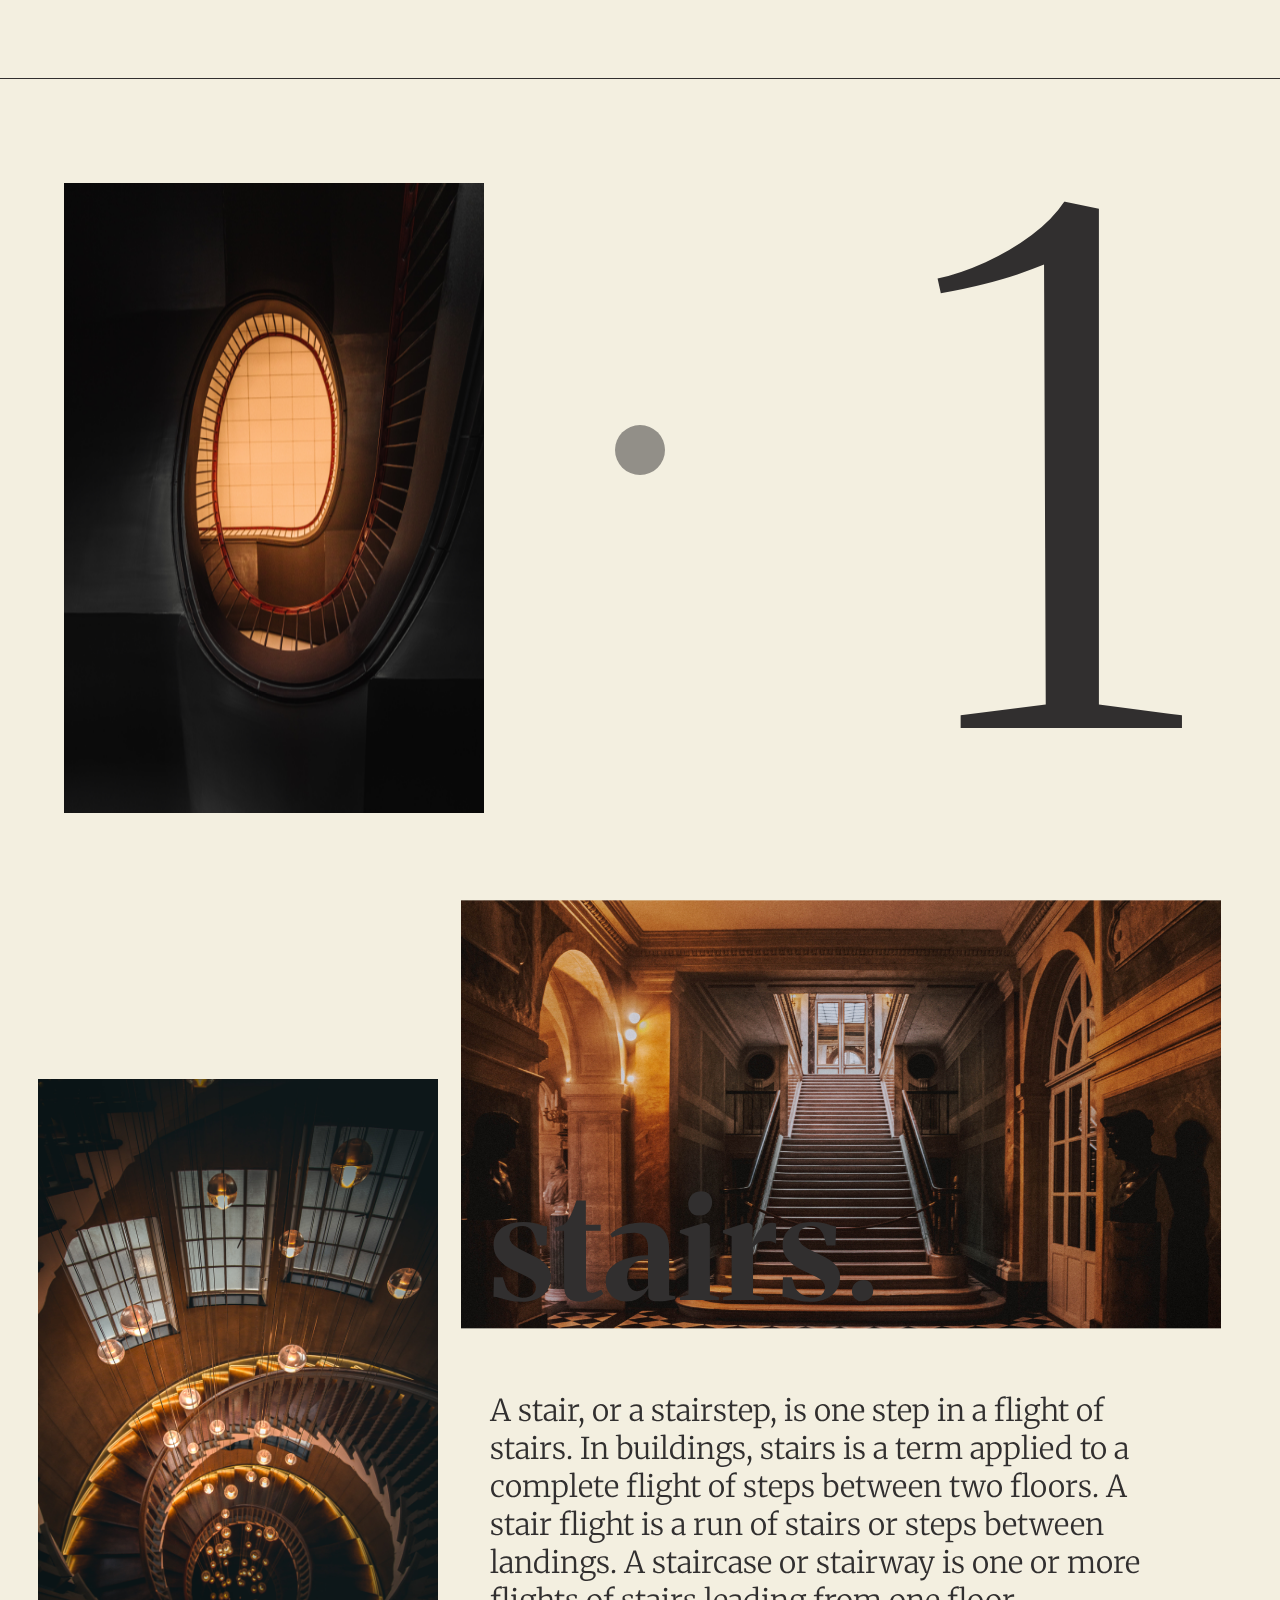
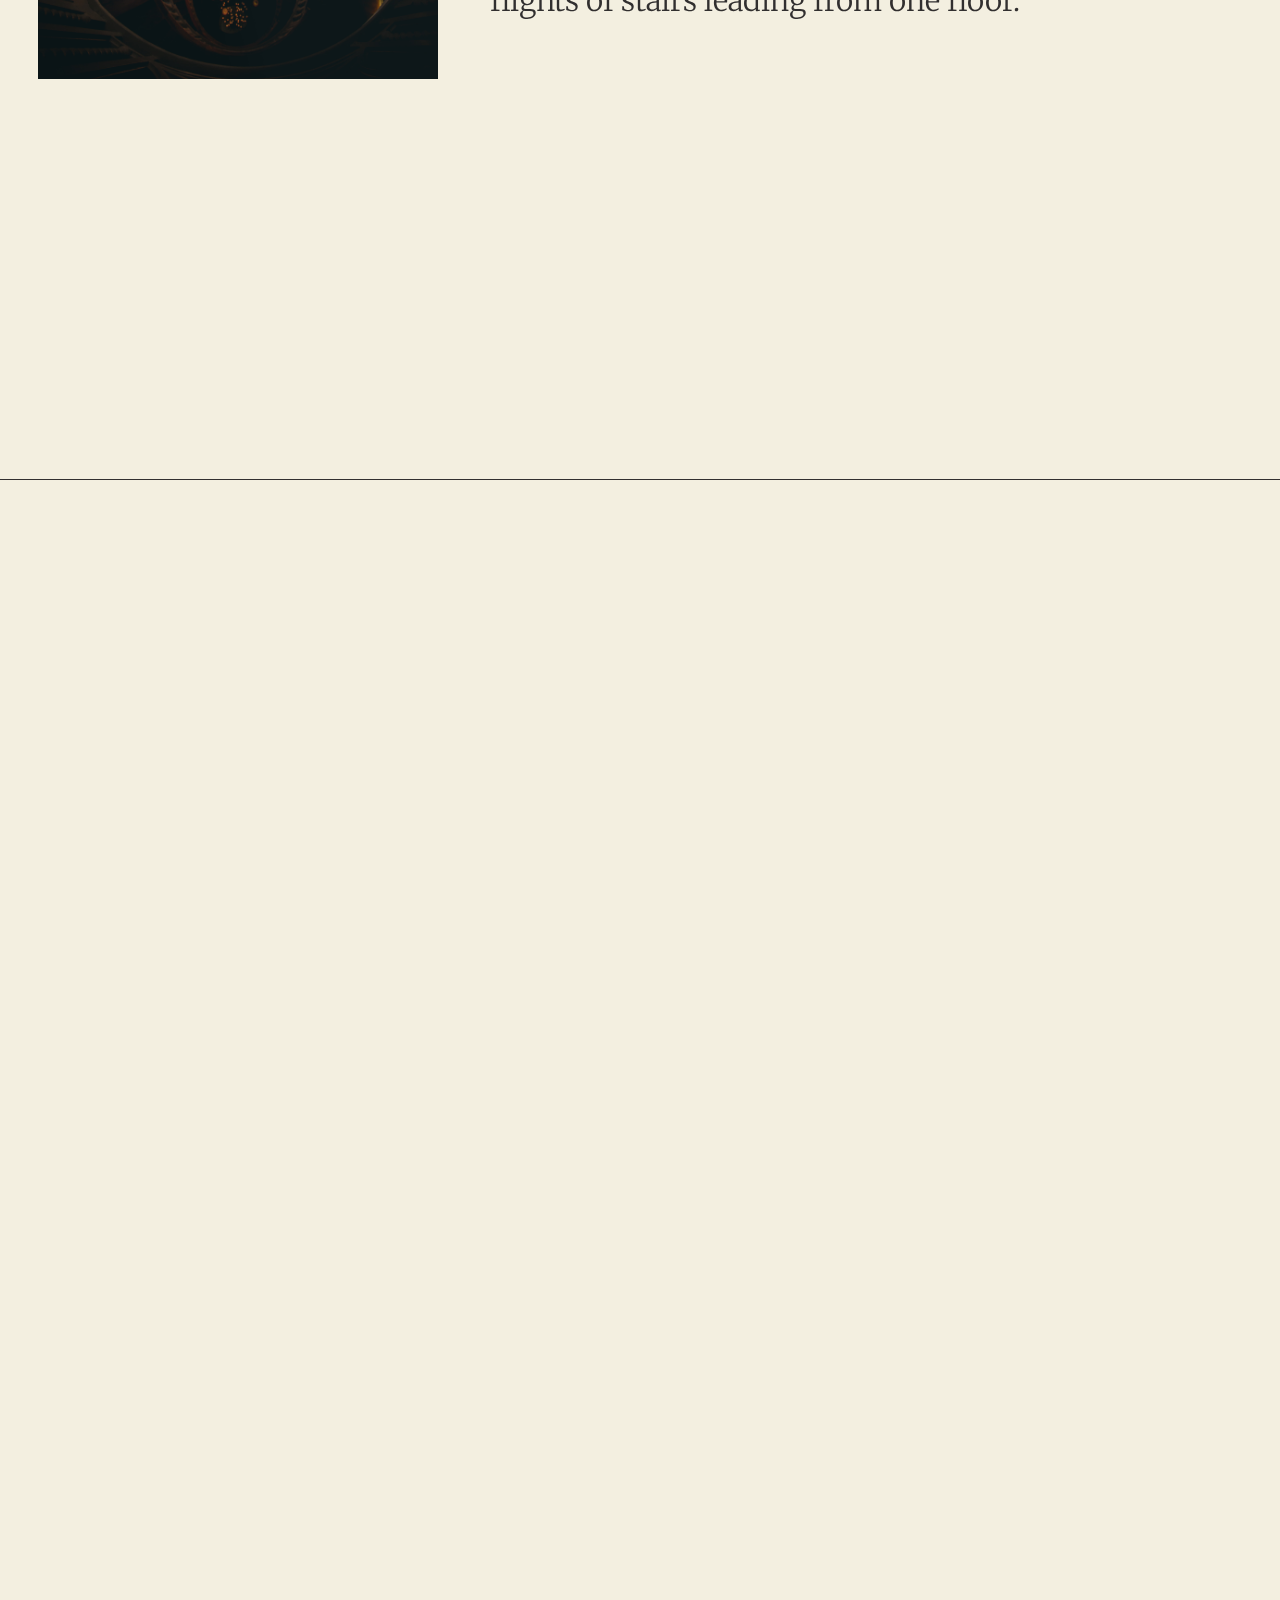
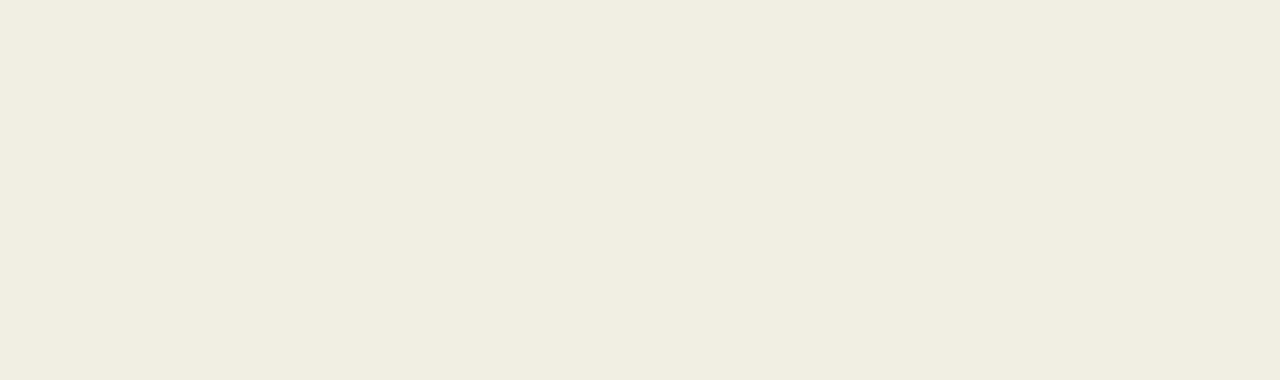
<file: index.html>
<!DOCTYPE html>
<html lang="fr">
<head>
    <meta charset="UTF-8">
    <meta http-equiv="X-UA-Compatible" content="IE=edge">
    <meta name="viewport" content="width=device-width, initial-scale=1.0">
    <link rel="preconnect" href="https://fonts.gstatic.com">
    <link href="https://fonts.googleapis.com/css2?family=Merriweather:wght@300;400;700;900&display=swap" rel="stylesheet">
    <link rel="stylesheet" href="librairies/locomotive-scroll.css">
    <link rel="stylesheet" href="styles.css">
    <title>projects</title>
</head>
<body data-scroll-container>
    <div class="mouse-follower"></div>
    <div class="navbar">
        <a href="#">contact</a>
        <a href="#">home</a>
        <a href="#">projects</a>
    </div>  
    <section id="sec-1" data-scroll-section>
        <div class="container-image">
            <div class="image-image">
                <img src="images/first-container-1.jpg" alt="stairs" class="image-1" data-scroll data-scroll-speed="1">
                <img src="images/first-container-3.jpg" alt="stairs" class="image-2"data-scroll data-scroll-speed="1.8">
                <img src="images/first-container-2.jpg" alt="stairs" class="image-3"data-scroll data-scroll-speed="1.5">
            </div>
            <div class="image-text">
                <h3>1</h3>
                <h1 data-scroll data-scroll-speed="-1.1" data-scroll-direction="horizontal">stairs.</h1>
                <p>A stair, or a stairstep, is one step in a flight of stairs. In buildings, stairs is a term applied to a complete flight of steps between two floors. A stair flight is a run of stairs or steps between landings. A staircase or stairway is one or more flights of stairs leading from one floor.</p>
            </div>
        </div>
        
    </section>
    <section id="sec-2" data-scroll-section>
        <div class="container-image2">
            
        </div>
    </section>
    <script src="librairies/locomotive-scroll.min.js"></script>
    <script>
        const scroll = new LocomotiveScroll({
            el: document.querySelector('[data-scroll-container]'),
            smooth: true
        });
    </script>
    <script src="index.js"></script>
</body>
</html>
</file>
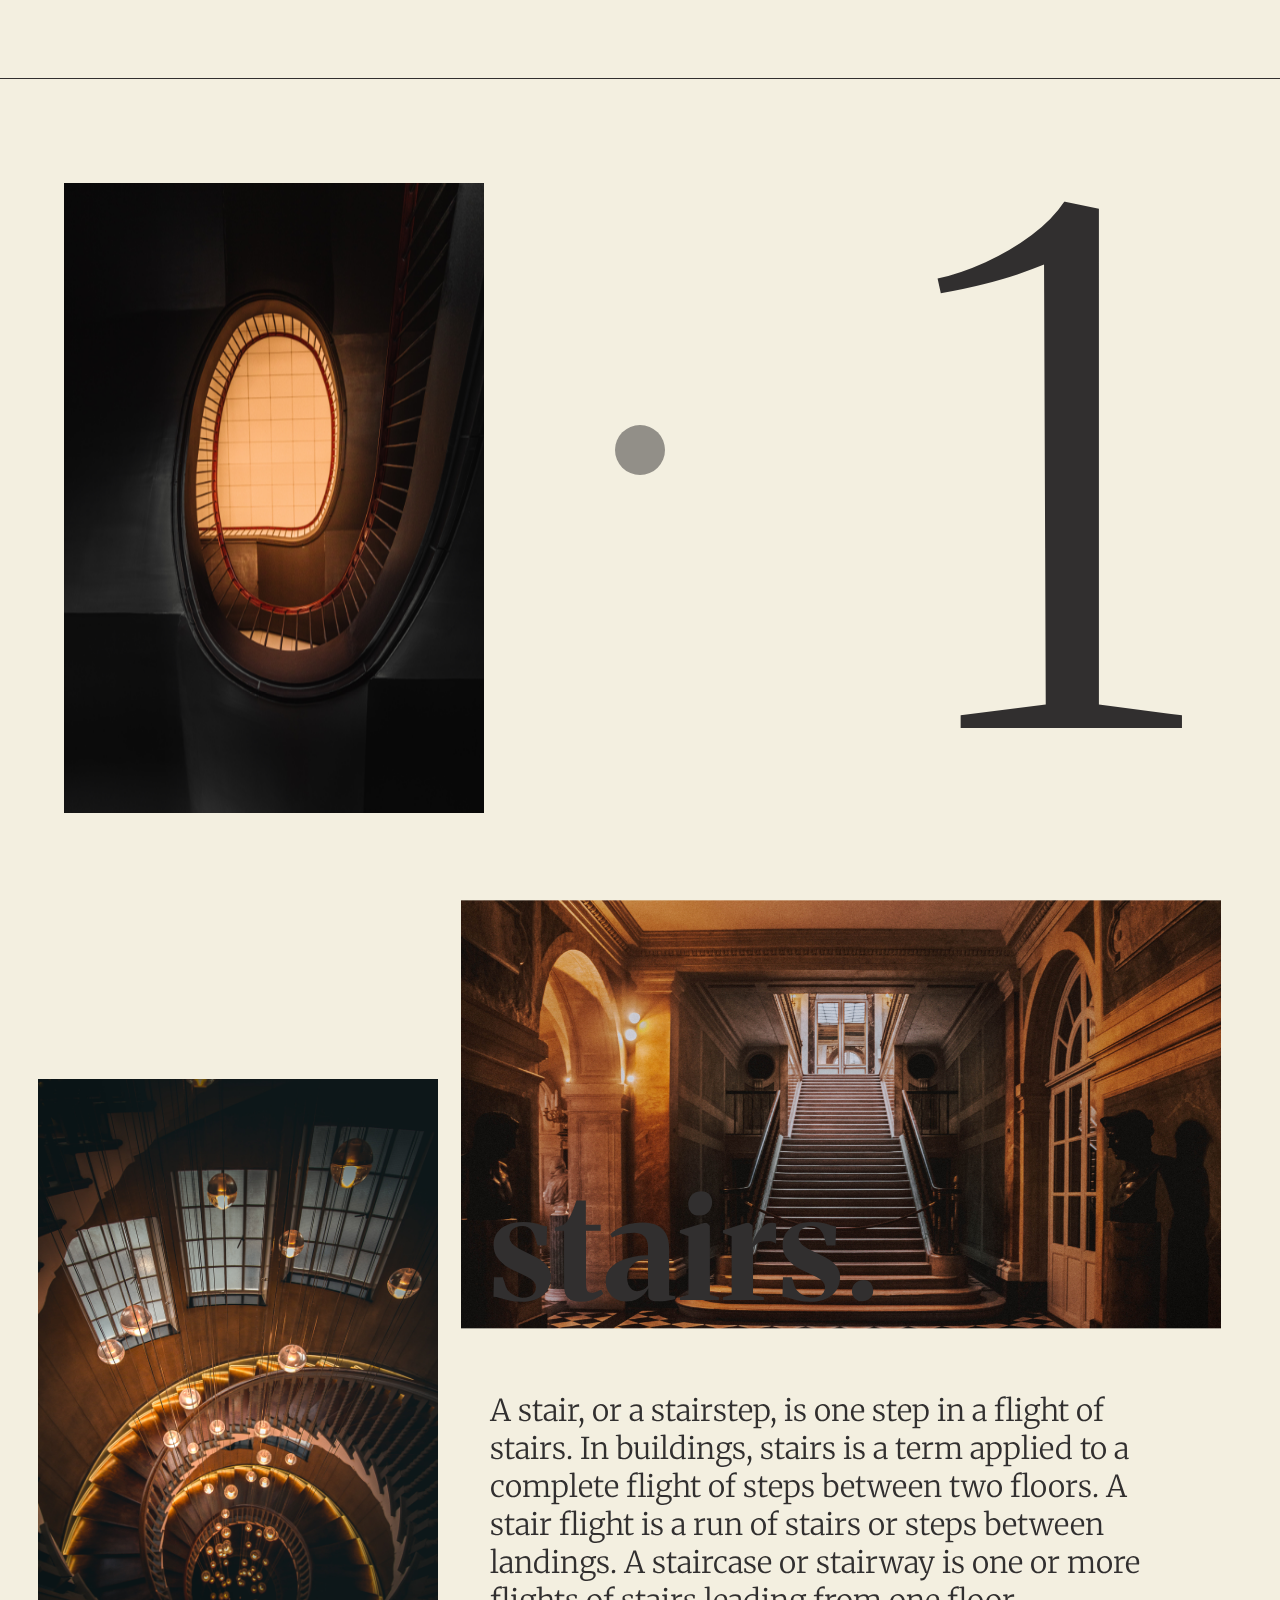
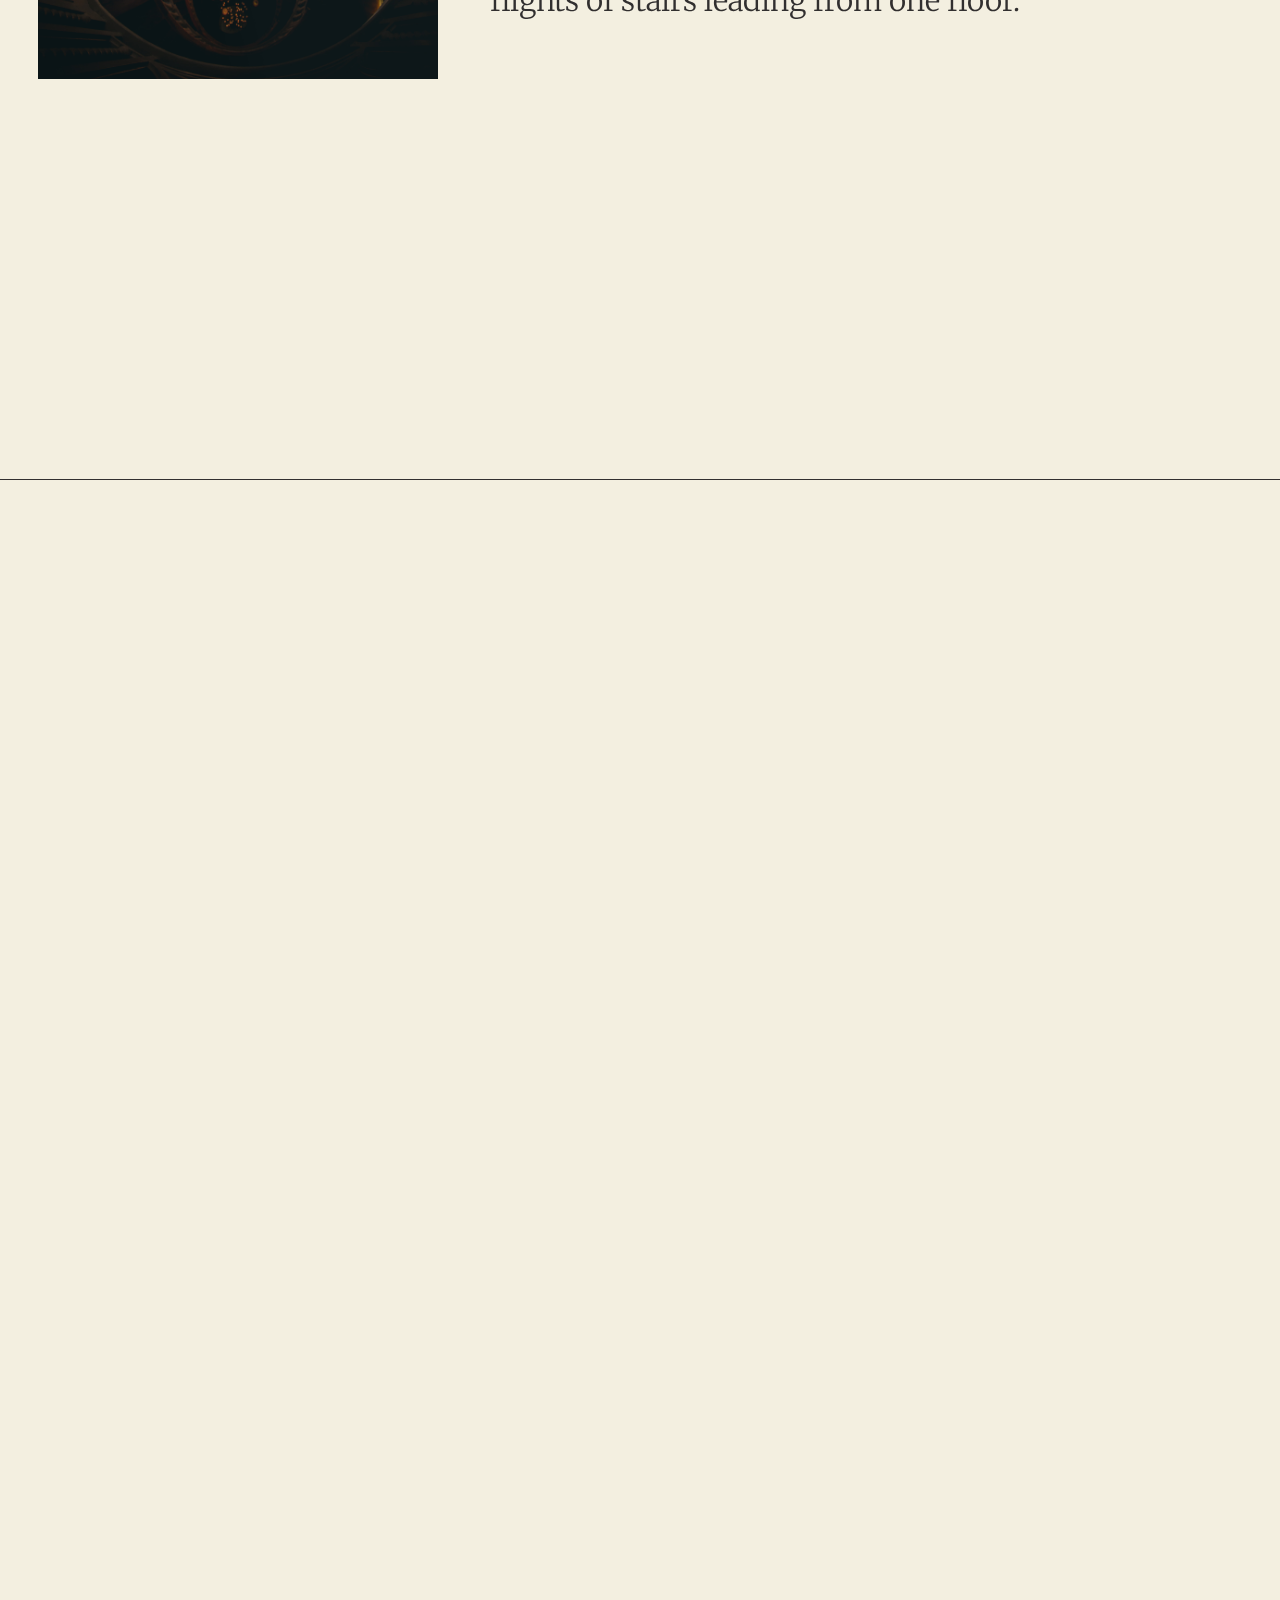
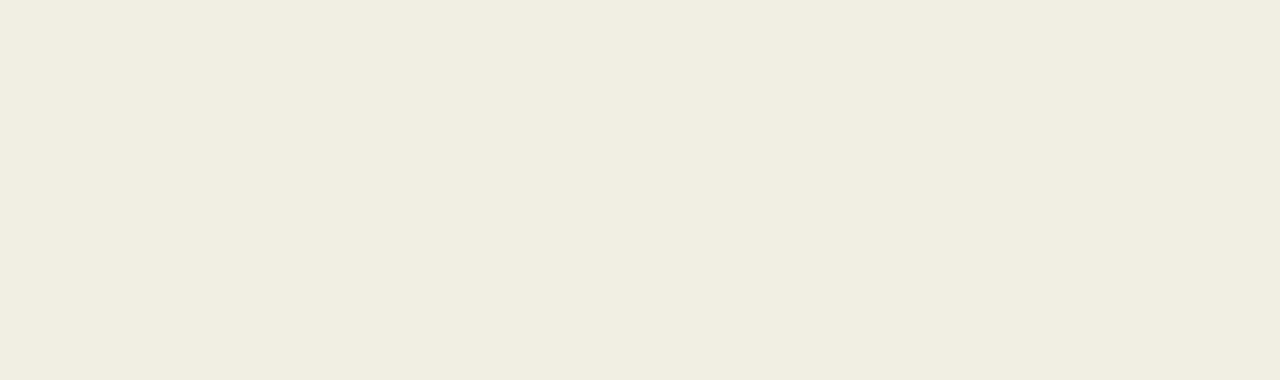
<file: loco 1/index.html>
<!DOCTYPE html>
<html lang="fr">
<head>
    <meta charset="UTF-8">
    <meta http-equiv="X-UA-Compatible" content="IE=edge">
    <meta name="viewport" content="width=device-width, initial-scale=1.0">
    <link rel="preconnect" href="https://fonts.gstatic.com">
    <link href="https://fonts.googleapis.com/css2?family=Merriweather:wght@300;400;700;900&display=swap" rel="stylesheet">
    <link rel="stylesheet" href="librairies/locomotive-scroll.css">
    <link rel="stylesheet" href="loco.css">
    <title>projects</title>
</head>
<body data-scroll-container>
    <div class="mouse-follower"></div>
    <div class="navbar">
        <a href="#">contact</a>
        <a href="#">home</a>
        <a href="#">projects</a>
    </div>  
    <section id="sec-1" data-scroll-section>
        <div class="container-image">
            <div class="image-image">
                <img src="../images/first-container-1.jpg" alt="stairs" class="image-1" data-scroll data-scroll-speed="1">
                <img src="../images/first-container-3.jpg" alt="stairs" class="image-2"data-scroll data-scroll-speed="1.8">
                <img src="../images/first-container-2.jpg" alt="stairs" class="image-3"data-scroll data-scroll-speed="1.5">
            </div>
            <div class="image-text">
                <h3>1</h3>
                <h1 data-scroll data-scroll-speed="-1.1" data-scroll-direction="horizontal">stairs.</h1>
                <p>A stair, or a stairstep, is one step in a flight of stairs. In buildings, stairs is a term applied to a complete flight of steps between two floors. A stair flight is a run of stairs or steps between landings. A staircase or stairway is one or more flights of stairs leading from one floor.</p>
            </div>
        </div>
        
    </section>
    <section id="sec-2" data-scroll-section>
        <div class="container-image2">
            
        </div>
    </section>
    <script src="librairies/locomotive-scroll.min.js"></script>
    <script>
        const scroll = new LocomotiveScroll({
            el: document.querySelector('[data-scroll-container]'),
            smooth: true
        });
    </script>
    <script src="loco.js"></script>
</body>
</html>
</file>
<file: librairies/locomotive-scroll.css>
/*! locomotive-scroll v4.1.1 | MIT License | https://github.com/locomotivemtl/locomotive-scroll */
html.has-scroll-smooth {
    overflow: hidden; }
  
  html.has-scroll-dragging {
    -webkit-user-select: none;
    -moz-user-select: none;
    -ms-user-select: none;
    user-select: none; }
  
  .has-scroll-smooth body {
    overflow: hidden; }
  
  .has-scroll-smooth [data-scroll-container] {
    min-height: 100vh; }
  
  [data-scroll-direction="horizontal"] [data-scroll-container] {
    height: 100vh;
    display: inline-block;
    white-space: nowrap; }
  
  [data-scroll-direction="horizontal"] [data-scroll-section] {
    display: inline-block;
    vertical-align: top;
    white-space: nowrap;
    height: 100%; }
  
  .c-scrollbar {
    position: absolute;
    right: 0;
    top: 0;
    width: 11px;
    height: 100%;
    transform-origin: center right;
    transition: transform 0.3s, opacity 0.3s;
    opacity: 0; }
    .c-scrollbar:hover {
      transform: scaleX(1.45); }
    .c-scrollbar:hover, .has-scroll-scrolling .c-scrollbar, .has-scroll-dragging .c-scrollbar {
      opacity: 1; }
    [data-scroll-direction="horizontal"] .c-scrollbar {
      width: 100%;
      height: 10px;
      top: auto;
      bottom: 0;
      transform: scaleY(1); }
      [data-scroll-direction="horizontal"] .c-scrollbar:hover {
        transform: scaleY(1.3); }
  
  .c-scrollbar_thumb {
    position: absolute;
    top: 0;
    right: 0;
    background-color: black;
    opacity: 0.5;
    width: 7px;
    border-radius: 10px;
    margin: 2px;
    cursor: -webkit-grab;
    cursor: grab; }
    .has-scroll-dragging .c-scrollbar_thumb {
      cursor: -webkit-grabbing;
      cursor: grabbing; }
    [data-scroll-direction="horizontal"] .c-scrollbar_thumb {
      right: auto;
      bottom: 0; }
</file>
<file: styles.css>
*{
    margin: 0;
    padding: 0;
    box-sizing: border-box;
    font-family: 'Merriweather', serif;
}

body{
    background-color: #F3EFE0;
    font-size: 10px;
}

.mouse-follower{
    width: 50px;
    height: 50px;
    position: absolute;
    left: 50%;
    top: 50%;
    background-color: #312F2F;
    transition: 0.1s;
    border-radius: 100%;
    opacity: 0.5;
    transform: translate(-50%, -50%);
    z-index: -10;
}

.navbar{
    list-style: none;
    display: flex;
    justify-content: flex-end;
    padding: 20px 0;
    position: sticky;
    z-index: 2000;
    animation: apparition-nav 0.5s 0.3s ease-in-out forwards;
    transform: translateY(-15%);
    opacity: 0;
}

@keyframes apparition-nav{
    100%{
        opacity: 1;
        transform: none;
    }
}

.navbar a{
    color: #312F2F;
    text-decoration: none;
    font-size: 3em;
    padding: 0 40px;
}

.navbar a:hover{
    opacity: 0.5;
    transform: translateY(3%);
    transition: 0.3s;
}

#sec-1{
    width: 100%;
    border-bottom: solid 1px #312F2F;
    border-top: solid 1px #312F2F;
}

.container-image{
    height: 2000px;
    position: relative;
    display: flex;
    align-items: flex-end;
    justify-content: center;
}

.image-text h3{
    font-size: 700px;
    position: absolute;
    top: 0%;
    left: 55.5%;
    font-weight: 300;
}

.image-image .image-1{
    position: absolute;
    width: 480px;
    top: 5%;
    left: 5%;
}

.image-image .image-2{
    width: 800px;
    left: 29%;
    top: 42%;
    position: absolute;
}

.image-image .image-3{
    width: 460px;
    position: absolute;
    left: 3%;
    top: 55%;
}

.image-text{
    display: flex;
    flex-direction: column;
    margin-bottom: 280px;
    color: #312F2F;
}

.image-text h1{
    font-size: 15em;
    font-weight: 700;
    margin-top: 200px;
}

.image-text p{
    font-size: 3em;
    max-width: 700px;
    font-weight: 300;
    margin-top: 50px;
}

@media screen and (max-width:1780px) {
    .image-text h1{
        margin-left: 420px;
    }

    .image-text p{
        margin-left: 420px;
    }

    .image-image .image-2{
        left: 32%;
        top: 40%;
    }

}

@media screen and (max-width:1600px) {
    .image-image .image-1{
        top: 5%;
        left: 5%;
    }
    
    .image-image .image-2{
        left: 34%;
        top: 36%;
    }
    
    .image-image .image-3{
        left: 3%;
        top: 50%;
    }
    
    .image-text{
        margin-bottom: 310px;
    }
    
    .image-text h1{
        margin-left: 400px;
    }

    .image-text p{
        margin-left: 400px;
    }

    .image-text h3{
        top: 0%;
        left: 71.5%;
    }
}

@media screen and (max-width:1500px){
    .image-image .image-2{
        left: 36%;
        top: 36%;
    }
}

@media screen and (max-width:1405px){
    .image-image .image-1{
        width: 420px;
    }
    
    .image-image .image-2{
        width: 760px;
    }
    
    .image-image .image-3{
        width: 400px;

    }

    .image-text h1{
        margin-left: 400px;
    }

    .image-text{
        margin-bottom: 460px;
    }

    .image-text h3{
        top: -2%;
    }
}

@media screen and (max-width:1260px) {
    
}

#sec-2{
    width: 100%;
}

.container-image2{
    height: 1500px;
}
</file>
<file: loco 1/librairies/locomotive-scroll.css>
/*! locomotive-scroll v4.1.1 | MIT License | https://github.com/locomotivemtl/locomotive-scroll */
html.has-scroll-smooth {
    overflow: hidden; }
  
  html.has-scroll-dragging {
    -webkit-user-select: none;
    -moz-user-select: none;
    -ms-user-select: none;
    user-select: none; }
  
  .has-scroll-smooth body {
    overflow: hidden; }
  
  .has-scroll-smooth [data-scroll-container] {
    min-height: 100vh; }
  
  [data-scroll-direction="horizontal"] [data-scroll-container] {
    height: 100vh;
    display: inline-block;
    white-space: nowrap; }
  
  [data-scroll-direction="horizontal"] [data-scroll-section] {
    display: inline-block;
    vertical-align: top;
    white-space: nowrap;
    height: 100%; }
  
  .c-scrollbar {
    position: absolute;
    right: 0;
    top: 0;
    width: 11px;
    height: 100%;
    transform-origin: center right;
    transition: transform 0.3s, opacity 0.3s;
    opacity: 0; }
    .c-scrollbar:hover {
      transform: scaleX(1.45); }
    .c-scrollbar:hover, .has-scroll-scrolling .c-scrollbar, .has-scroll-dragging .c-scrollbar {
      opacity: 1; }
    [data-scroll-direction="horizontal"] .c-scrollbar {
      width: 100%;
      height: 10px;
      top: auto;
      bottom: 0;
      transform: scaleY(1); }
      [data-scroll-direction="horizontal"] .c-scrollbar:hover {
        transform: scaleY(1.3); }
  
  .c-scrollbar_thumb {
    position: absolute;
    top: 0;
    right: 0;
    background-color: black;
    opacity: 0.5;
    width: 7px;
    border-radius: 10px;
    margin: 2px;
    cursor: -webkit-grab;
    cursor: grab; }
    .has-scroll-dragging .c-scrollbar_thumb {
      cursor: -webkit-grabbing;
      cursor: grabbing; }
    [data-scroll-direction="horizontal"] .c-scrollbar_thumb {
      right: auto;
      bottom: 0; }
</file>
<file: loco 1/loco.css>
*{
    margin: 0;
    padding: 0;
    box-sizing: border-box;
    font-family: 'Merriweather', serif;
}

body{
    background-color: #F3EFE0;
    font-size: 10px;
}

.mouse-follower{
    width: 50px;
    height: 50px;
    position: absolute;
    left: 50%;
    top: 50%;
    background-color: #312F2F;
    transition: 0.1s;
    border-radius: 100%;
    opacity: 0.5;
    transform: translate(-50%, -50%);
    z-index: -10;
}

.navbar{
    list-style: none;
    display: flex;
    justify-content: flex-end;
    padding: 20px 0;
    position: sticky;
    z-index: 2000;
    animation: apparition-nav 0.5s 0.3s ease-in-out forwards;
    transform: translateY(-15%);
    opacity: 0;
}

@keyframes apparition-nav{
    100%{
        opacity: 1;
        transform: none;
    }
}

.navbar a{
    color: #312F2F;
    text-decoration: none;
    font-size: 3em;
    padding: 0 40px;
}

.navbar a:hover{
    opacity: 0.5;
    transform: translateY(3%);
    transition: 0.3s;
}

#sec-1{
    width: 100%;
    border-bottom: solid 1px #312F2F;
    border-top: solid 1px #312F2F;
}

.container-image{
    height: 2000px;
    position: relative;
    display: flex;
    align-items: flex-end;
    justify-content: center;
}

.image-text h3{
    font-size: 700px;
    position: absolute;
    top: 0%;
    left: 55.5%;
    font-weight: 300;
}

.image-image .image-1{
    position: absolute;
    width: 480px;
    top: 5%;
    left: 5%;
}

.image-image .image-2{
    width: 800px;
    left: 29%;
    top: 42%;
    position: absolute;
}

.image-image .image-3{
    width: 460px;
    position: absolute;
    left: 3%;
    top: 55%;
}

.image-text{
    display: flex;
    flex-direction: column;
    margin-bottom: 280px;
    color: #312F2F;
}

.image-text h1{
    font-size: 15em;
    font-weight: 700;
    margin-top: 200px;
}

.image-text p{
    font-size: 3em;
    max-width: 700px;
    font-weight: 300;
    margin-top: 50px;
}

@media screen and (max-width:1780px) {
    .image-text h1{
        margin-left: 420px;
    }

    .image-text p{
        margin-left: 420px;
    }

    .image-image .image-2{
        left: 32%;
        top: 40%;
    }

}

@media screen and (max-width:1600px) {
    .image-image .image-1{
        top: 5%;
        left: 5%;
    }
    
    .image-image .image-2{
        left: 34%;
        top: 36%;
    }
    
    .image-image .image-3{
        left: 3%;
        top: 50%;
    }
    
    .image-text{
        margin-bottom: 310px;
    }
    
    .image-text h1{
        margin-left: 400px;
    }

    .image-text p{
        margin-left: 400px;
    }

    .image-text h3{
        top: 0%;
        left: 71.5%;
    }
}

@media screen and (max-width:1500px){
    .image-image .image-2{
        left: 36%;
        top: 36%;
    }
}

@media screen and (max-width:1405px){
    .image-image .image-1{
        width: 420px;
    }
    
    .image-image .image-2{
        width: 760px;
    }
    
    .image-image .image-3{
        width: 400px;

    }

    .image-text h1{
        margin-left: 400px;
    }

    .image-text{
        margin-bottom: 460px;
    }

    .image-text h3{
        top: -2%;
    }
}

@media screen and (max-width:1260px) {
    
}

#sec-2{
    width: 100%;
}

.container-image2{
    height: 1500px;
}
</file>
